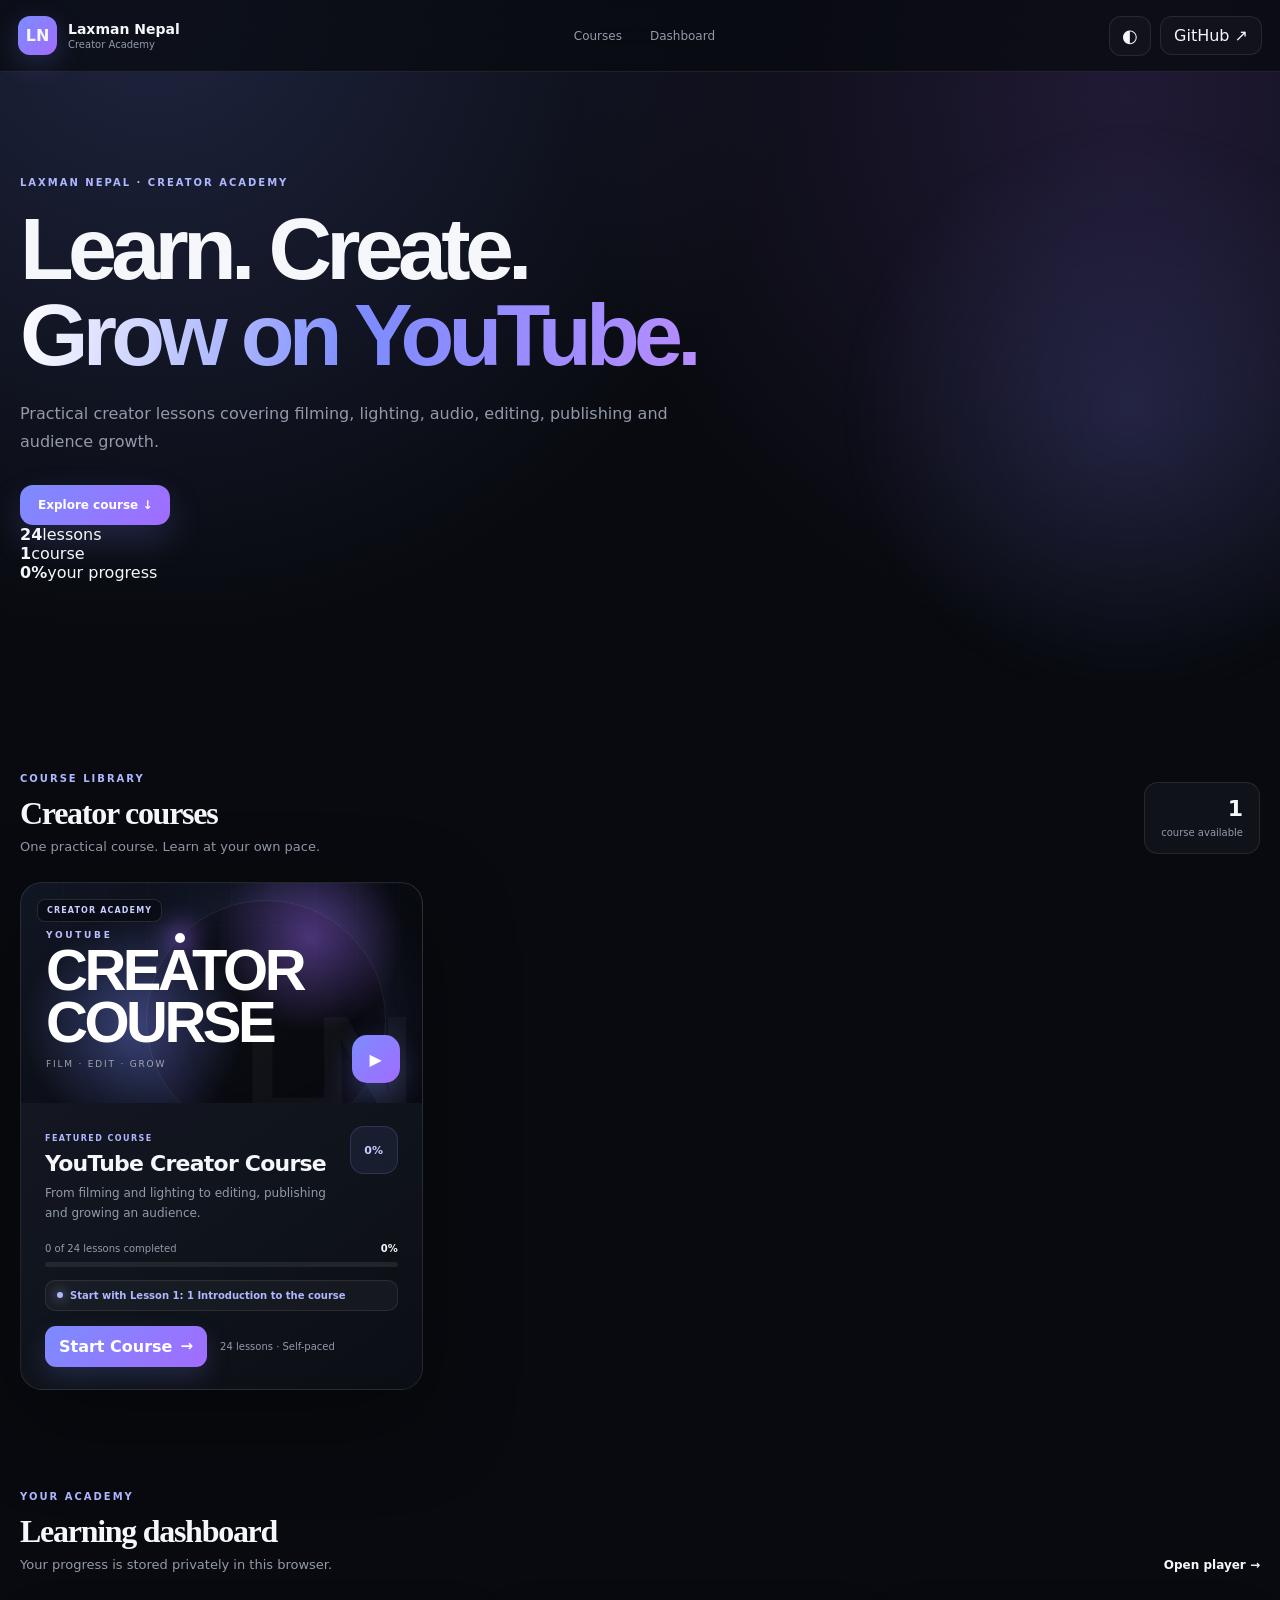
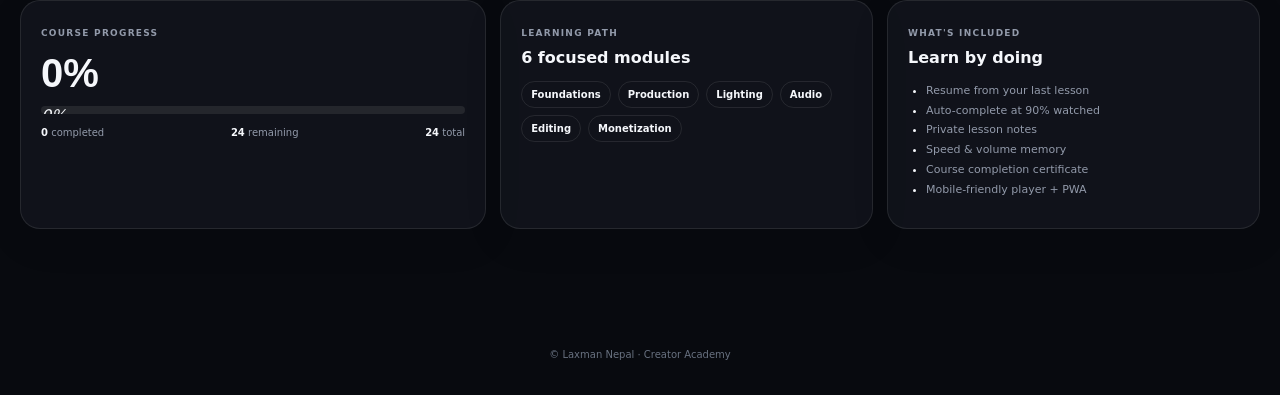
<file: index.html>
<!doctype html>
<html lang="en">
<head><meta charset="utf-8"><meta name="viewport" content="width=device-width,initial-scale=1"><meta http-equiv="refresh" content="0; url=course/"><title>YouTube Creator Course</title><script>location.replace('course/')</script></head>
<body><p>Opening course…</p></body>
</html>
</file>
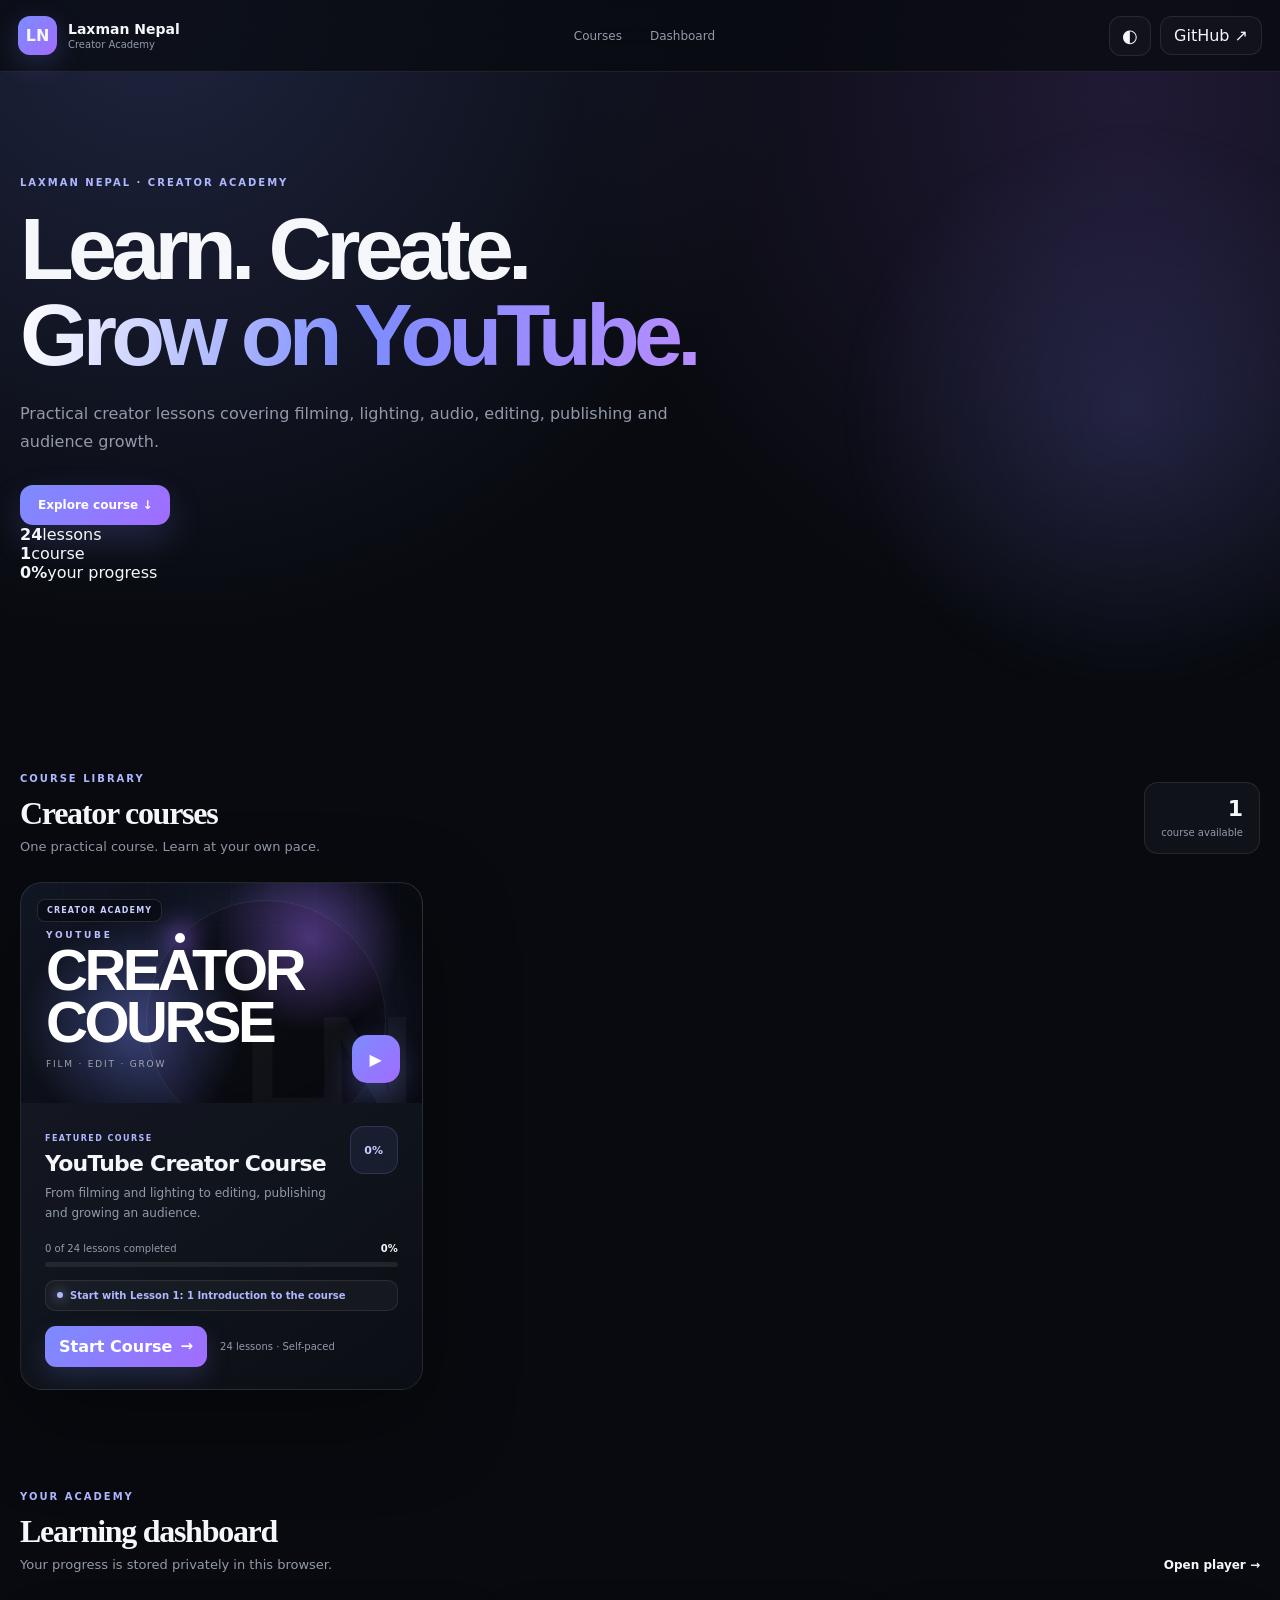
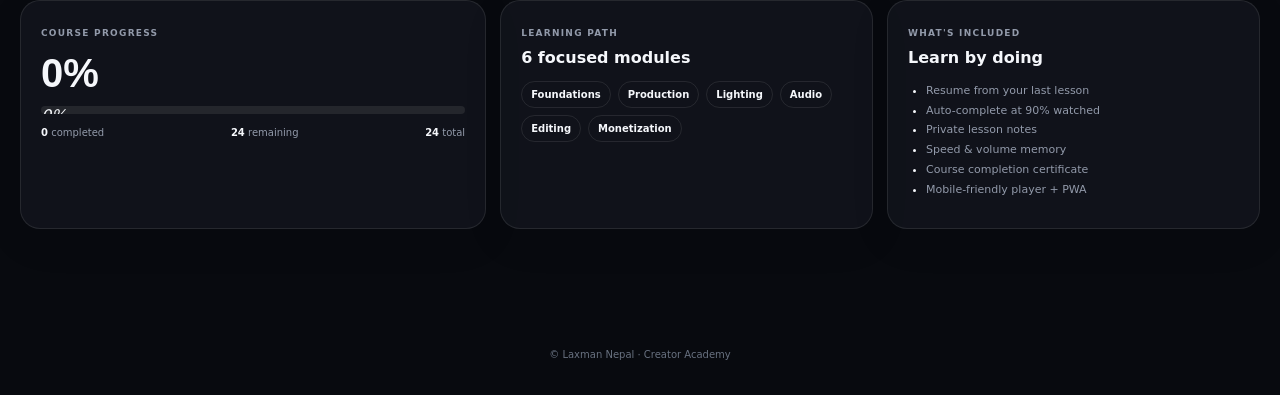
<file: course/index.html>
<!doctype html><html lang="en"><head><meta charset="utf-8"><meta name="viewport" content="width=device-width,initial-scale=1"><meta name="theme-color" content="#080a0f"><meta name="description" content="Laxman Nepal Creator Academy — practical YouTube courses, lessons and tutorials."><title>Laxman Nepal Creator Academy</title><link rel="preconnect" href="https://fonts.googleapis.com"><link rel="preconnect" href="https://fonts.gstatic.com"><link rel="stylesheet" href="style.css"><link rel="stylesheet" href="course-card.css"><link rel="stylesheet" href="player.css"><link rel="manifest" href="manifest.webmanifest"></head><body><header class="topbar"><a class="brand" href="./"><span class="brandmark">LN</span><span><b>Laxman Nepal</b><small>Creator Academy</small></span></a><nav><a href="#courses">Courses</a><a href="#dashboard">Dashboard</a></nav><div class="top-actions"><button id="themeBtn" class="icon-btn" aria-label="Toggle theme">◐</button><a class="github" href="https://github.com/LaxmanNepal/Videos" target="_blank" rel="noopener">GitHub ↗</a></div></header><main><section class="hero-home"><div class="hero-inner"><div class="eyebrow">LAXMAN NEPAL · CREATOR ACADEMY</div><h1>Learn. Create.<br><span>Grow on YouTube.</span></h1><p>Practical creator lessons covering filming, lighting, audio, editing, publishing and audience growth.</p><div class="hero-actions"><a class="primary-cta" href="#courses">Explore course ↓</a></div><div class="hero-mini-stats"><div><b id="heroLessons">—</b><span>lessons</span></div><div><b>1</b><span>course</span></div><div><b id="heroProgress">0%</b><span>your progress</span></div></div></div><div class="hero-glow"></div></section><section class="section courses-home" id="courses"><div class="section-head"><div><span class="section-kicker">COURSE LIBRARY</span><h2>Creator courses</h2><p>One practical course. Learn at your own pace.</p></div><div class="library-count"><strong id="courseCount">1</strong><span>course available</span></div></div><div id="courseGrid" class="course-grid"></div></section><section class="section academy-dashboard" id="dashboard"><div class="section-head"><div><span class="section-kicker">YOUR ACADEMY</span><h2>Learning dashboard</h2><p>Your progress is stored privately in this browser.</p></div><a class="dashboard-link" href="lesson.html">Open player →</a></div><div class="dash-grid"><article class="dash-card dash-main"><span class="dash-label">COURSE PROGRESS</span><strong id="dashboardProgress">0%</strong><div class="dash-track"><i id="dashProgress"></i></div><div class="dash-stats"><span><b id="dashCompleted">0</b> completed</span><span><b id="dashRemaining">0</b> remaining</span><span><b id="dashLessons">0</b> total</span></div></article><article class="dash-card"><span class="dash-label">LEARNING PATH</span><h3>6 focused modules</h3><div class="module-pills"><span>Foundations</span><span>Production</span><span>Lighting</span><span>Audio</span><span>Editing</span><span>Monetization</span></div></article><article class="dash-card"><span class="dash-label">WHAT'S INCLUDED</span><h3>Learn by doing</h3><ul><li>Resume from your last lesson</li><li>Auto-complete at 90% watched</li><li>Private lesson notes</li><li>Speed & volume memory</li><li>Course completion certificate</li><li>Mobile-friendly player + PWA</li></ul></article></div></section></main><footer>© Laxman Nepal · Creator Academy</footer><script src="app.js"></script><script>if('serviceWorker' in navigator)navigator.serviceWorker.register('./sw.js').catch(()=>{});</script></body></html>
</file>
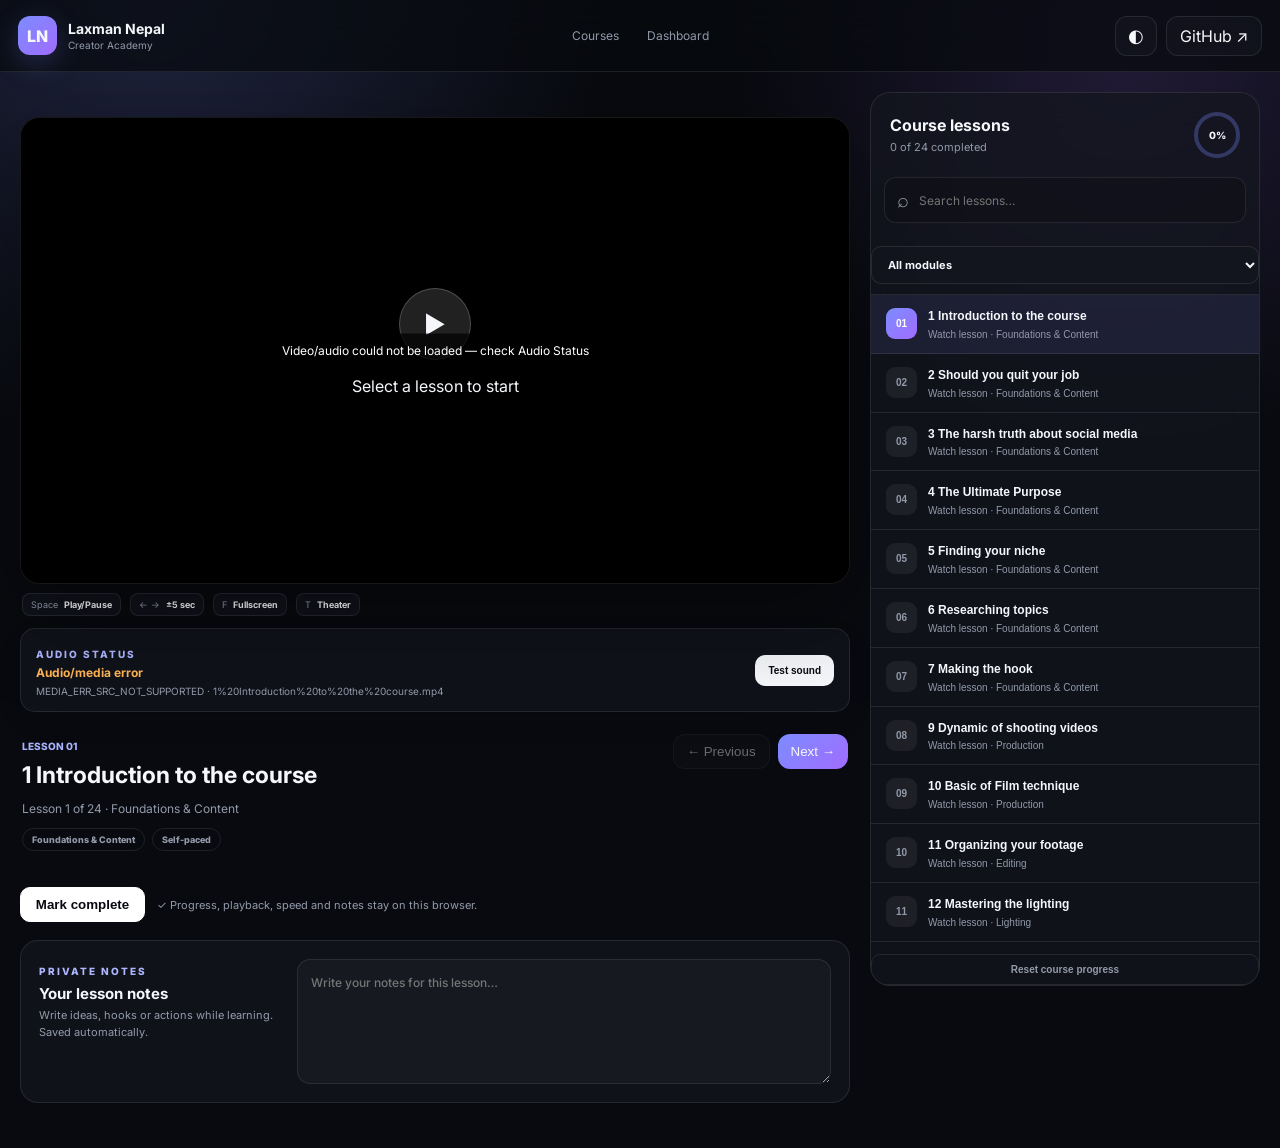
<file: course/lesson.html>
<!doctype html><html lang="en"><head><meta charset="utf-8"><meta name="viewport" content="width=device-width,initial-scale=1"><meta name="theme-color" content="#080a0f"><meta name="description" content="Laxman Nepal Creator Academy course lessons."><meta name="apple-mobile-web-app-capable" content="yes"><title>YouTube Creator Course — Laxman Nepal</title><link rel="preconnect" href="https://fonts.googleapis.com"><link rel="preconnect" href="https://fonts.gstatic.com" crossorigin><link href="https://fonts.googleapis.com/css2?family=Inter:wght@400;500;600;700;800&family=Plus+Jakarta+Sans:wght@600;700;800&display=swap" rel="stylesheet"><link rel="stylesheet" href="style.css"><link rel="stylesheet" href="player.css"><link rel="manifest" href="manifest.webmanifest"></head><body><header class="topbar"><a class="brand" href="./"><span class="brandmark">LN</span><span><b>Laxman Nepal</b><small>Creator Academy</small></span></a><nav><a href="./">Courses</a><a href="./#dashboard">Dashboard</a></nav><div class="top-actions"><button id="themeBtn" class="icon-btn" aria-label="Toggle theme">◐</button><a class="github" href="https://github.com/LaxmanNepal/Videos" target="_blank" rel="noopener">GitHub ↗</a></div></header><main class="shell"><section class="layout"><div class="player-col"><div class="video-wrap" id="videoWrap"><video id="player" playsinline preload="metadata"></video><div id="playerOverlay" class="player-overlay"><div class="play-circle">▶</div><p>Select a lesson to start</p></div><div class="player-loader"><i></i><span>Loading video…</span></div><div class="skip-hint" id="skipHint"></div><div class="video-toast" id="videoToast"></div><div class="resume-box" id="resumeBox"><span>Resume lesson</span><b>Continue from <strong id="resumeTime">0:00</strong></b><div><button id="resumeRestart">Start over</button><button id="resumeContinue" class="primary">Continue ▶</button></div></div><div class="end-screen" id="endScreen"><span class="end-check">✓</span><small>LESSON COMPLETE</small><h3 id="endNextTitle">Up next</h3><p>Next lesson starts in <b id="endCountdown">6</b>s</p><div><button id="endCancel">Stay here</button><button id="endNext" class="primary">Next lesson →</button></div></div><div class="video-controls" id="videoControls"><button class="control-btn" id="playBtn" aria-label="Play or pause">▶</button><button class="control-btn seek-btn" id="back10Btn" aria-label="Back 10 seconds">↶<small>10</small></button><button class="control-btn seek-btn" id="forward10Btn" aria-label="Forward 10 seconds">↷<small>10</small></button><span class="time-display" id="timeDisplay">0:00 / 0:00</span><input class="seek" id="seek" type="range" min="0" max="1000" value="0" aria-label="Video progress"><button class="control-btn" id="muteBtn" aria-label="Mute">🔊</button><button class="control-btn" id="speedBtn" aria-label="Playback speed">1×</button><button class="control-btn" id="pipBtn" aria-label="Picture in picture">▣</button><button class="control-btn" id="theaterBtn" aria-label="Theater mode">▭</button><button class="control-btn" id="fullscreenBtn" aria-label="Fullscreen">⛶</button></div><div class="speed-menu" id="speedMenu" role="menu"><button data-speed="0.75">0.75×</button><button data-speed="1">1×</button><button data-speed="1.25">1.25×</button><button data-speed="1.5">1.5×</button><button data-speed="1.75">1.75×</button><button data-speed="2">2×</button></div></div><div class="player-shortcuts"><span>Space <b>Play/Pause</b></span><span>← → <b>±5 sec</b></span><span>F <b>Fullscreen</b></span><span>T <b>Theater</b></span></div><div class="audio-diagnostic" id="audioDiagnostic"><div><span class="section-kicker">AUDIO STATUS</span><strong id="audioStatus">Checking audio…</strong><p id="audioDetail">The player will report the media/audio state automatically.</p></div><button id="audioTestBtn" class="audio-test">Test sound</button></div><div class="lesson-head"><div><span id="lessonNumber" class="pill">LESSON 01</span><h2 id="lessonTitle">Loading…</h2><p id="lessonMeta">YouTube Creator Course</p><div class="lesson-tags"><span id="lessonModule">Foundations & Content</span><span>Self-paced</span></div></div><div class="nav-buttons"><button id="prevBtn" class="nav-btn">← Previous</button><button id="nextBtn" class="nav-btn primary">Next →</button></div></div><div class="lesson-actions"><button id="lessonDoneBtn" class="complete-btn">Mark complete</button><div class="lesson-tip">✓ Progress, playback, speed and notes stay on this browser.</div></div><section class="notes-panel"><div><span class="section-kicker">PRIVATE NOTES</span><h3>Your lesson notes</h3><p>Write ideas, hooks or actions while learning. Saved automatically.</p></div><textarea id="notes" placeholder="Write your notes for this lesson…"></textarea></section></div><aside class="playlist"><div class="playlist-top"><div><h3>Course lessons</h3><span id="playlistMeta">Loading…</span></div><div class="progress-ring" id="ring">0%</div></div><label class="search"><span>⌕</span><input id="search" type="search" placeholder="Search lessons…"></label><select id="moduleFilter" class="module-filter"><option value="all">All modules</option><option>Foundations & Content</option><option>Production</option><option>Lighting</option><option>Audio</option><option>Editing</option><option>Growth & Monetization</option></select><div id="lessonList" class="lesson-list"></div><button id="clearProgress" class="reset-progress">Reset course progress</button></aside></section></main><section class="certificate" id="certificate"><div class="certificate-card"><span class="certificate-icon">🏆</span><small>COURSE COMPLETED</small><h2>You did it.</h2><p>You completed every lesson in the YouTube Creator Course.</p><button onclick="window.print()" class="primary">Print / Save Certificate</button><button onclick="document.getElementById('certificate').classList.remove('show')">Close</button></div></section><script src="app.js"></script><script src="player-upgrade.js"></script><script>if('serviceWorker' in navigator)navigator.serviceWorker.register('./sw.js').catch(()=>{});</script></body></html>
</file>
<file: course/style.css>
:root{--bg:#080a0f;--surface:rgba(20,23,31,.72);--surface2:#151923;--text:#f5f7fb;--muted:#929aaa;--line:rgba(255,255,255,.09);--accent:#7c8cff;--accent2:#a16cff;--shadow:0 30px 90px rgba(0,0,0,.35)}*{box-sizing:border-box}html{scroll-behavior:smooth}body{margin:0;background:radial-gradient(circle at 12% 0,rgba(124,140,255,.2),transparent 28%),radial-gradient(circle at 88% 5%,rgba(161,108,255,.16),transparent 25%),var(--bg);color:var(--text);font-family:Inter,system-ui,sans-serif;min-height:100vh}.topbar{height:72px;padding:0 max(18px,calc((100vw - 1380px)/2));display:flex;align-items:center;justify-content:space-between;border-bottom:1px solid var(--line);background:rgba(8,10,15,.72);backdrop-filter:blur(22px);position:sticky;top:0;z-index:20}.brand{display:flex;gap:11px;align-items:center;color:inherit;text-decoration:none}.brandmark{width:39px;height:39px;border-radius:12px;display:grid;place-items:center;font-weight:800;background:linear-gradient(135deg,var(--accent),var(--accent2));box-shadow:0 8px 28px rgba(124,140,255,.22)}.brand b{display:block;font-size:14px}.brand small{display:block;color:var(--muted);font-size:10px;margin-top:2px}.topbar nav{display:flex;gap:28px}.topbar nav a{color:var(--muted);font-size:12px;text-decoration:none}.topbar nav a:hover{color:var(--text)}.top-actions{display:flex;gap:9px;align-items:center}.icon-btn,.github{border:1px solid var(--line);background:var(--surface);color:var(--text);border-radius:12px;padding:9px 13px;text-decoration:none;cursor:pointer}.icon-btn{font-size:18px;width:42px;height:40px;padding:0}.hero-home{min-height:590px;display:grid;place-items:center;position:relative;overflow:hidden}.hero-inner{width:min(1380px,calc(100% - 40px));padding:105px 0 100px;position:relative;z-index:2}.eyebrow,.section-kicker{font-size:10px;letter-spacing:.2em;font-weight:800;color:#aeb7ff}.hero-home h1{font-family:"Plus Jakarta Sans",Inter,sans-serif;font-size:clamp(48px,8vw,88px);line-height:.98;letter-spacing:-.065em;margin:18px 0 22px;max-width:900px}.hero-home h1 span{background:linear-gradient(100deg,#fff,var(--accent),#b78cff);-webkit-background-clip:text;background-clip:text;color:transparent}.hero-home p{font-size:16px;line-height:1.7;color:var(--muted);max-width:650px;margin:0}.hero-actions{display:flex;gap:10px;margin-top:30px}.primary-cta,.secondary-cta{display:inline-flex;align-items:center;justify-content:center;border-radius:13px;padding:13px 18px;text-decoration:none;font-size:12px;font-weight:700}.primary-cta{color:white;background:linear-gradient(135deg,var(--accent),var(--accent2));box-shadow:0 15px 35px rgba(124,140,255,.2)}.secondary-cta{color:var(--text);border:1px solid var(--line);background:var(--surface)}.hero-glow{position:absolute;width:600px;height:600px;border-radius:50%;right:-150px;top:40px;background:radial-gradient(circle,rgba(124,140,255,.16),transparent 68%);filter:blur(8px)}.section{width:min(1380px,calc(100% - 40px));margin:0 auto;padding:85px 0}.section-head{display:flex;justify-content:space-between;gap:20px;align-items:end;margin-bottom:28px}.section h2{font-family:"Plus Jakarta Sans";font-size:32px;letter-spacing:-.04em;margin:9px 0 7px}.section-head p{color:var(--muted);font-size:13px;margin:0}.library-count{padding:13px 16px;border:1px solid var(--line);background:var(--surface);border-radius:14px;text-align:right}.library-count strong{font-size:22px;display:block}.library-count span{font-size:10px;color:var(--muted)}.course-grid{display:grid;grid-template-columns:repeat(3,1fr);gap:16px}.course-card{min-height:280px;padding:22px;border:1px solid var(--line);border-radius:22px;background:linear-gradient(145deg,rgba(25,29,40,.85),rgba(15,17,24,.72));box-shadow:var(--shadow);display:flex;flex-direction:column;justify-content:space-between;overflow:hidden;position:relative}.course-card:before{content:"";position:absolute;width:190px;height:190px;right:-70px;top:-70px;border-radius:50%;background:radial-gradient(circle,rgba(124,140,255,.22),transparent 68%)}.course-icon{width:46px;height:46px;border-radius:14px;display:grid;place-items:center;background:rgba(124,140,255,.12);border:1px solid rgba(124,140,255,.18);font-size:19px}.course-card h3{font-size:20px;margin:18px 0 8px;letter-spacing:-.03em}.course-card p{font-size:12px;color:var(--muted);line-height:1.6;margin:0;max-width:340px}.course-meta{display:flex;justify-content:space-between;align-items:center;margin-top:25px;font-size:10px;color:var(--muted)}.course-link{color:white;text-decoration:none;font-weight:700;padding:9px 12px;border-radius:10px;background:rgba(255,255,255,.07)}.featured{width:min(1380px,calc(100% - 40px));margin:20px auto 80px;padding:55px;border-radius:30px;border:1px solid var(--line);background:linear-gradient(115deg,rgba(124,140,255,.12),rgba(161,108,255,.07) 45%,rgba(255,255,255,.025));display:grid;grid-template-columns:1fr 1fr;gap:50px;align-items:center;overflow:hidden}.featured h2{font-family:"Plus Jakarta Sans";font-size:42px;letter-spacing:-.05em;margin:12px 0}.featured p{color:var(--muted);line-height:1.7;max-width:580px;font-size:13px}.featured-stats{display:flex;gap:20px;margin:22px 0 28px;color:var(--muted);font-size:11px}.featured-stats b{color:var(--text);font-size:17px}.mock-player{aspect-ratio:16/10;border-radius:22px;border:1px solid rgba(255,255,255,.13);background:radial-gradient(circle at 50% 40%,rgba(124,140,255,.18),transparent 32%),#07090d;box-shadow:0 30px 80px rgba(0,0,0,.4);display:flex;flex-direction:column;justify-content:space-between;padding:18px}.mock-top{display:flex;justify-content:space-between;font-size:9px;color:#aeb7ff;letter-spacing:.12em}.mock-play{margin:auto;width:66px;height:66px;border-radius:50%;display:grid;place-items:center;background:rgba(255,255,255,.1);border:1px solid rgba(255,255,255,.18)}.mock-bottom{display:flex;gap:5px}.mock-bottom div{height:3px;background:rgba(255,255,255,.18);border-radius:3px}.mock-bottom div:first-child{width:60%}.mock-bottom div:nth-child(2){width:20%}.mock-bottom div:last-child{width:20%}.about{padding-top:40px}.about-grid{display:grid;grid-template-columns:repeat(3,1fr);gap:15px;margin-top:28px}.about-grid article{padding:22px;border:1px solid var(--line);border-radius:18px;background:var(--surface)}.about-grid b{font-size:12px}.about-grid p{font-size:12px;line-height:1.6;color:var(--muted);margin:9px 0 0}footer{text-align:center;padding:35px;color:#687180;font-size:10px}.shell{width:min(1380px,calc(100% - 40px));margin:auto}.layout{display:grid;grid-template-columns:minmax(0,1fr) 390px;gap:20px;align-items:start}.player-col{padding:45px 0}.video-wrap{aspect-ratio:16/9;background:#000;border:1px solid var(--line);border-radius:20px;overflow:hidden;box-shadow:var(--shadow);position:relative}.video-wrap.theater{position:fixed;z-index:100;inset:0;width:100vw;height:100vh;max-width:none;aspect-ratio:auto;border-radius:0;background:#000}.video-wrap.theater video{object-fit:contain}.video-wrap video{width:100%;height:100%;display:block;background:#000;cursor:pointer}.playlist{position:sticky;top:92px;border:1px solid var(--line);background:var(--surface);backdrop-filter:blur(18px);border-radius:20px;overflow:hidden}.playlist-top{padding:19px;display:flex;justify-content:space-between;align-items:center}.playlist h3{margin:0;font-size:16px}.playlist-top span{font-size:11px;color:var(--muted)}.progress-ring{width:46px;height:46px;border-radius:50%;display:grid;place-items:center;border:4px solid rgba(124,140,255,.3);font-size:10px;font-weight:800}.search{display:flex;align-items:center;gap:8px;margin:0 13px 13px;padding:10px 12px;border:1px solid var(--line);border-radius:12px;background:rgba(0,0,0,.14)}.search span{font-size:20px;color:var(--muted)}.search input{width:100%;border:0;outline:0;background:transparent;color:var(--text);font:inherit;font-size:12px}.lesson-list{max-height:calc(100vh - 250px);overflow:auto;border-top:1px solid var(--line)}.lesson{display:flex;gap:11px;width:100%;padding:13px 15px;text-align:left;border:0;border-bottom:1px solid var(--line);background:transparent;color:var(--text);cursor:pointer}.lesson:hover{background:rgba(255,255,255,.035)}.lesson.active{background:rgba(124,140,255,.1)}.lesson-num{flex:0 0 31px;height:31px;border-radius:9px;background:rgba(255,255,255,.06);display:grid;place-items:center;font-size:10px;color:var(--muted);font-weight:700}.lesson.active .lesson-num{background:linear-gradient(135deg,var(--accent),var(--accent2));color:white}.lesson-copy{min-width:0}.lesson-title{font-size:12px;font-weight:600;line-height:1.4;display:block}.lesson-status{font-size:10px;color:var(--muted);margin-top:4px;display:block}.lesson.done .lesson-status{color:#9fb0ff}.lesson-head{display:flex;justify-content:space-between;align-items:flex-start;gap:20px;padding:22px 2px}.pill{font-size:10px;color:#aab3ff;font-weight:800}.lesson-head h2{margin:7px 0 6px;font-size:23px}.lesson-head p,.course-note p{color:var(--muted);font-size:12px}.course-note{display:flex;gap:12px;padding:15px;border:1px solid var(--line);border-radius:16px;background:var(--surface);align-items:center}.nav-buttons{display:flex;gap:8px}.nav-btn{border:1px solid var(--line);background:var(--surface);color:var(--text);border-radius:12px;padding:9px 13px;cursor:pointer}.nav-btn:disabled{opacity:.4;cursor:not-allowed}.nav-btn.primary{background:linear-gradient(135deg,var(--accent),var(--accent2));border:0}.player-overlay{position:absolute;inset:0;display:grid;place-items:center;align-content:center;background:linear-gradient(180deg,rgba(0,0,0,.15),rgba(0,0,0,.7));pointer-events:auto;cursor:pointer}.player-overlay.hidden{display:none}.play-circle{width:72px;height:72px;border-radius:50%;display:grid;place-items:center;background:rgba(255,255,255,.13);border:1px solid rgba(255,255,255,.2);font-size:24px;box-shadow:0 12px 45px rgba(0,0,0,.3)}.video-controls{position:absolute;left:0;right:0;bottom:0;display:flex;align-items:center;gap:8px;padding:38px 14px 12px;background:linear-gradient(transparent,rgba(0,0,0,.88));opacity:1;transition:opacity .2s}.video-wrap:not(.controls-visible) .video-controls{opacity:0}.control-btn{border:0;background:rgba(255,255,255,.09);color:#fff;width:34px;height:32px;border-radius:9px;cursor:pointer;font-size:13px;display:grid;place-items:center}.control-btn:hover{background:rgba(255,255,255,.18)}.time-display{font-variant-numeric:tabular-nums;color:#fff;font-size:10px;white-space:nowrap}.seek{appearance:none;height:4px;flex:1;min-width:70px;border-radius:5px;background:rgba(255,255,255,.25);accent-color:#9aa6ff;cursor:pointer}.speed-menu{position:absolute;right:54px;bottom:58px;display:none;flex-direction:column;min-width:90px;padding:6px;border:1px solid rgba(255,255,255,.12);border-radius:12px;background:rgba(15,17,24,.95);backdrop-filter:blur(18px);z-index:5}.speed-menu.open{display:flex}.speed-menu button{border:0;background:transparent;color:#fff;padding:8px;text-align:left;border-radius:8px;cursor:pointer;font-size:11px}.speed-menu button:hover{background:rgba(255,255,255,.1)}.video-toast{position:absolute;left:50%;top:50%;transform:translate(-50%,-50%) scale(.95);padding:9px 13px;border-radius:12px;background:rgba(0,0,0,.72);color:#fff;font-size:12px;opacity:0;pointer-events:none;transition:.18s;z-index:6}.video-toast.show{opacity:1;transform:translate(-50%,-50%) scale(1)}body.light{--bg:#f3f5f9;--surface:rgba(255,255,255,.84);--text:#111522;--muted:#697181;--line:rgba(20,25,35,.1);--shadow:0 24px 70px rgba(40,50,80,.12)}body.light .topbar{background:rgba(243,245,249,.78)}body.light .search{background:rgba(0,0,0,.025)}@media(max-width:900px){.topbar nav{display:none}.course-grid,.about-grid{grid-template-columns:1fr 1fr}.featured{grid-template-columns:1fr;padding:35px}.layout{grid-template-columns:1fr}.playlist{position:static}.lesson-list{max-height:430px}.hero-inner{padding:80px 0}.hero-home h1{font-size:58px}.video-controls{gap:5px;padding-left:8px;padding-right:8px}.control-btn{width:31px;height:30px}.time-display{display:none}}@media(max-width:600px){.shell,.section,.featured,.hero-inner{width:calc(100% - 20px)}.course-grid,.about-grid{grid-template-columns:1fr}.hero-home{min-height:520px}.hero-home h1{font-size:45px}.hero-home p{font-size:14px}.featured{margin-bottom:45px;padding:25px}.featured h2{font-size:31px}.topbar{padding:0 10px}.github{display:none}.hero-actions{flex-wrap:wrap}.primary-cta,.secondary-cta{flex:1}.player-col{padding-top:20px}.video-wrap{border-radius:14px}.lesson-head{flex-direction:column}.nav-buttons{width:100%}.nav-buttons .nav-btn{flex:1}.video-controls{padding-bottom:8px}.control-btn{width:29px;height:28px;font-size:12px}.seek{min-width:40px}.speed-menu{right:40px}.course-note{font-size:11px}}
</file>
<file: course/course-card.css>
.course-card.dynamic-card{min-height:0;padding:0;overflow:hidden;display:flex;flex-direction:column;background:linear-gradient(145deg,rgba(25,29,40,.94),rgba(12,15,22,.86));transition:transform .28s ease,box-shadow .28s ease,border-color .28s ease}.course-card.dynamic-card:hover{transform:translateY(-6px);box-shadow:0 32px 90px rgba(0,0,0,.45);border-color:rgba(150,160,255,.32)}.course-cover{position:relative;display:block;aspect-ratio:16/8.8;overflow:hidden;background:radial-gradient(circle at 72% 25%,rgba(161,108,255,.42),transparent 28%),radial-gradient(circle at 28% 65%,rgba(124,140,255,.38),transparent 34%),linear-gradient(135deg,#111624,#080a0f 70%);text-decoration:none;color:#fff}.course-cover:before{content:"";position:absolute;inset:0;background:linear-gradient(120deg,transparent 20%,rgba(255,255,255,.07) 48%,transparent 72%);transform:translateX(-100%);transition:transform .7s ease}.course-card:hover .course-cover:before{transform:translateX(100%)}.course-cover:after{content:"LN";position:absolute;right:20px;bottom:-32px;font:800 140px/1 "Plus Jakarta Sans",sans-serif;letter-spacing:-.1em;color:rgba(255,255,255,.035)}.cover-grid{position:absolute;inset:0;opacity:.35;background-image:linear-gradient(rgba(255,255,255,.05) 1px,transparent 1px),linear-gradient(90deg,rgba(255,255,255,.05) 1px,transparent 1px);background-size:42px 42px;mask-image:linear-gradient(to bottom,black,transparent)}.cover-orbit{position:absolute;width:240px;height:240px;border:1px solid rgba(255,255,255,.09);border-radius:50%;right:9%;top:8%;box-shadow:0 0 80px rgba(124,140,255,.16),inset 0 0 50px rgba(161,108,255,.08)}.cover-orbit:after{content:"";position:absolute;width:10px;height:10px;border-radius:50%;background:#fff;box-shadow:0 0 25px 7px rgba(161,108,255,.65);left:28px;top:32px}.cover-badge{position:absolute;top:16px;left:16px;padding:6px 9px;border-radius:8px;background:rgba(7,9,14,.55);border:1px solid rgba(255,255,255,.12);backdrop-filter:blur(12px);font-size:8px;letter-spacing:.14em;font-weight:800;color:#c9ceff;z-index:2}.cover-content{position:absolute;left:25px;top:50%;transform:translateY(-45%);z-index:2;display:flex;flex-direction:column;gap:4px}.cover-content small{font-size:9px;letter-spacing:.3em;color:#b9c0ff;font-weight:800}.cover-content strong{font:800 clamp(32px,5vw,58px)/.9 "Plus Jakarta Sans",sans-serif;letter-spacing:-.06em}.cover-content span{font-size:9px;letter-spacing:.2em;color:rgba(255,255,255,.58);margin-top:7px}.cover-play{position:absolute;right:22px;bottom:20px;width:48px;height:48px;border-radius:15px;display:grid;place-items:center;color:#fff;background:linear-gradient(135deg,var(--accent),var(--accent2));box-shadow:0 12px 30px rgba(124,140,255,.3);z-index:3;transition:transform .22s ease}.course-card:hover .cover-play{transform:scale(1.08)}.course-body{padding:23px 24px 22px}.course-heading{display:flex;gap:15px;justify-content:space-between;align-items:flex-start}.course-eyebrow{font-size:8px;letter-spacing:.18em;color:#aeb7ff;font-weight:800}.dynamic-card h3{margin:6px 0 8px;font-size:22px;letter-spacing:-.035em}.dynamic-card p{max-width:620px;font-size:12px;color:var(--muted);line-height:1.65;margin:0}.course-state{min-width:48px;height:48px;border-radius:14px;display:grid;place-items:center;border:1px solid rgba(124,140,255,.2);background:rgba(124,140,255,.09);font-size:11px;font-weight:800;color:#c9ceff}.course-progress{padding-top:19px}.course-progress>div{display:flex;justify-content:space-between;font-size:10px;color:var(--muted);margin-bottom:8px}.course-progress b{color:var(--text)}.course-progress>i{display:block;height:5px;border-radius:9px;background:rgba(255,255,255,.08);overflow:hidden}.course-progress u{display:block;height:100%;border-radius:inherit;text-decoration:none;background:linear-gradient(90deg,var(--accent),var(--accent2));transition:width .5s ease}.course-resume{display:flex;align-items:center;gap:7px;margin-top:13px;padding:9px 11px;border-radius:10px;background:rgba(255,255,255,.035);border:1px solid var(--line);color:#aeb7ff;font-size:10px;font-weight:700;white-space:nowrap;overflow:hidden;text-overflow:ellipsis}.course-resume:before{content:"";width:6px;height:6px;flex:0 0 6px;border-radius:50%;background:currentColor;box-shadow:0 0 12px currentColor}.course-actions{display:flex;align-items:center;gap:13px;flex-wrap:wrap;margin-top:15px}.course-link{transition:transform .2s ease,background .2s ease}.primary-course{display:inline-flex;align-items:center;gap:8px;color:#fff;text-decoration:none;font-weight:800;padding:11px 14px;border-radius:11px;background:linear-gradient(135deg,var(--accent),var(--accent2));box-shadow:0 10px 25px rgba(124,140,255,.18)}.primary-course:hover{transform:translateY(-1px);background:linear-gradient(135deg,#8997ff,#ad7cff)}.primary-course span{font-size:15px}.course-meta-text{font-size:10px;color:var(--muted)}@media(max-width:700px){.course-body{padding:19px 17px}.cover-content{left:18px}.cover-content strong{font-size:38px}.cover-play{right:17px;bottom:17px;width:44px;height:44px}.course-state{min-width:43px;height:43px}.dynamic-card h3{font-size:19px}.course-resume{font-size:9px}.course-actions{gap:9px}.primary-course{flex:1}.course-meta-text{width:100%}}
</file>
<file: course/player.css>
.player-shortcuts{display:flex;gap:9px;flex-wrap:wrap;padding:9px 2px 0;color:var(--muted);font-size:9px}.player-shortcuts span{padding:5px 8px;border:1px solid var(--line);border-radius:8px;background:var(--surface)}.player-shortcuts b{color:var(--text);font-weight:700;margin-left:3px}.seek-btn{position:relative;font-size:14px!important}.seek-btn small{position:absolute;font-size:6px;font-weight:800;bottom:5px;right:5px}.skip-hint{position:absolute;left:50%;top:50%;z-index:20;transform:translate(-50%,-50%) scale(.8);padding:11px 16px;border-radius:15px;background:rgba(8,10,15,.82);border:1px solid rgba(255,255,255,.15);backdrop-filter:blur(16px);color:#fff;font-size:14px;font-weight:800;opacity:0;pointer-events:none}.skip-hint.show{animation:skipPop .65s ease}.video-wrap:fullscreen{border-radius:0}.video-wrap:fullscreen .video-controls{padding-bottom:18px}.video-wrap.theater .player-shortcuts{display:none}.player-loader{position:absolute;inset:0;z-index:7;display:flex;flex-direction:column;align-items:center;justify-content:center;gap:12px;background:rgba(5,7,11,.42);backdrop-filter:blur(3px);opacity:0;pointer-events:none;transition:.2s}.video-wrap.buffering .player-loader{opacity:1}.player-loader i{width:34px;height:34px;border:3px solid rgba(255,255,255,.22);border-top-color:#fff;border-radius:50%;animation:spin .75s linear infinite}.player-loader span{font-size:12px;font-weight:700;color:#fff}.resume-box,.end-screen{position:absolute;left:50%;top:50%;z-index:18;width:min(390px,calc(100% - 28px));transform:translate(-50%,-46%) scale(.96);padding:24px;border:1px solid rgba(255,255,255,.16);border-radius:22px;background:rgba(12,15,22,.88);box-shadow:0 25px 80px rgba(0,0,0,.45);backdrop-filter:blur(22px);color:#fff;opacity:0;visibility:hidden;pointer-events:none;transition:.22s ease;text-align:center}.resume-box.show,.end-screen.show{opacity:1;visibility:visible;pointer-events:auto;transform:translate(-50%,-50%) scale(1)}.resume-box span,.end-screen small{display:block;color:#aeb7c8;font-size:10px;font-weight:800;letter-spacing:.14em}.resume-box>b{display:block;font-size:18px;margin:8px 0 18px}.resume-box strong{color:#fff}.resume-box button,.end-screen button,.complete-btn{border:1px solid var(--line);background:var(--surface);color:var(--text);border-radius:10px;padding:9px 13px;font-weight:800;cursor:pointer}.resume-box .primary,.end-screen .primary,.complete-btn{background:#fff;color:#080a0f;border-color:#fff}.resume-box button+button,.end-screen button+button{margin-left:7px}.end-check{display:grid;place-items:center;width:50px;height:50px;margin:0 auto 12px;border-radius:50%;background:#fff;color:#080a0f;font-size:24px;font-weight:900}.end-screen h3{margin:9px 0 4px;font-size:20px}.end-screen p{margin:0 0 18px;color:#aeb7c8;font-size:12px}.end-screen p b{color:#fff}.lesson-tags{display:flex;gap:7px;flex-wrap:wrap;margin-top:10px}.lesson-tags span{padding:5px 9px;border:1px solid var(--line);border-radius:999px;color:var(--muted);font-size:9px;font-weight:800}.lesson-actions{display:flex;align-items:center;gap:12px;margin-top:14px}.complete-btn{min-width:125px}.complete-btn.is-done{background:rgba(255,255,255,.1);color:var(--text);border-color:var(--line)}.lesson-tip{font-size:11px;color:var(--muted)}.audio-diagnostic{display:flex;align-items:center;justify-content:space-between;gap:14px;margin-top:12px;padding:13px 15px;border:1px solid var(--line);border-radius:15px;background:var(--surface);box-shadow:0 10px 30px rgba(0,0,0,.06)}.audio-diagnostic strong{display:block;margin-top:3px;font-size:12px}.audio-diagnostic p{margin:4px 0 0;color:var(--muted);font-size:10px;line-height:1.45}.audio-good{color:#35d07f}.audio-warn{color:#ffb454}.audio-test{flex:none;border:1px solid var(--line);border-radius:10px;background:var(--text);color:var(--bg);padding:9px 12px;font-size:10px;font-weight:800;cursor:pointer}.notes-panel{display:grid;grid-template-columns:240px 1fr;gap:18px;margin-top:18px;padding:18px;border:1px solid var(--line);border-radius:18px;background:var(--surface)}.notes-panel h3{margin:5px 0 4px;font-size:15px}.notes-panel p{margin:0;color:var(--muted);font-size:11px;line-height:1.5}.notes-panel textarea{width:100%;min-height:125px;resize:vertical;border:1px solid var(--line);border-radius:13px;background:rgba(255,255,255,.03);color:var(--text);padding:13px;outline:none;font:500 12px/1.6 Inter,sans-serif}.notes-panel textarea:focus{border-color:rgba(255,255,255,.35)}.module-filter{width:100%;margin:10px 0;padding:10px 12px;border:1px solid var(--line);border-radius:10px;background:var(--surface);color:var(--text);font:700 11px Inter,sans-serif;outline:none}.reset-progress{width:100%;margin-top:10px;padding:9px;border:1px solid var(--line);border-radius:9px;background:transparent;color:var(--muted);font-size:10px;font-weight:700;cursor:pointer}.certificate{position:fixed;inset:0;z-index:100;display:grid;place-items:center;padding:20px;background:rgba(3,5,8,.72);backdrop-filter:blur(18px);opacity:0;visibility:hidden;transition:.25s}.certificate.show{opacity:1;visibility:visible}.certificate-card{width:min(470px,100%);padding:34px;text-align:center;border:1px solid rgba(255,255,255,.18);border-radius:26px;background:var(--surface);box-shadow:0 30px 100px rgba(0,0,0,.5)}.certificate-icon{font-size:42px}.certificate-card small{display:block;margin-top:10px;color:var(--muted);font-size:10px;font-weight:900;letter-spacing:.18em}.certificate-card h2{font-size:34px;margin:7px 0}.certificate-card p{color:var(--muted);font-size:13px}.certificate-card button{margin:6px 3px;padding:10px 15px;border-radius:10px;border:1px solid var(--line);background:var(--surface);color:var(--text);font-weight:800;cursor:pointer}.certificate-card .primary{background:#fff;color:#080a0f}.academy-dashboard{padding-top:10px}.academy-dashboard .section-head{align-items:end}.dashboard-link{font-size:12px;font-weight:800;color:var(--text);text-decoration:none}.dash-grid{display:grid;grid-template-columns:1.25fr 1fr 1fr;gap:14px}.dash-card{padding:20px;border:1px solid var(--line);border-radius:20px;background:var(--surface);box-shadow:0 12px 40px rgba(0,0,0,.08)}.dash-label{font-size:9px;letter-spacing:.14em;font-weight:900;color:var(--muted)}.dash-card h3{margin:8px 0 14px;font-size:16px}.dash-main>strong{display:block;font:800 40px/1 'Plus Jakarta Sans',sans-serif;margin:13px 0}.dash-track{height:8px;border-radius:999px;background:rgba(127,127,127,.18);overflow:hidden}.dash-track i{display:block;width:0;height:100%;border-radius:inherit;background:var(--text);transition:width .5s ease}.dash-stats{display:flex;justify-content:space-between;gap:8px;margin-top:13px;color:var(--muted);font-size:10px}.dash-stats b{color:var(--text)}.module-pills{display:flex;gap:7px;flex-wrap:wrap}.module-pills span{padding:7px 9px;border:1px solid var(--line);border-radius:999px;font-size:10px;font-weight:700}.dash-card ul{padding-left:18px;margin:8px 0;color:var(--muted);font-size:11px;line-height:1.8}.dash-card li::marker{color:var(--text)}@keyframes skipPop{0%{opacity:0;transform:translate(-50%,-50%) scale(.75)}20%{opacity:1;transform:translate(-50%,-50%) scale(1)}70%{opacity:1;transform:translate(-50%,-50%) scale(1)}100%{opacity:0;transform:translate(-50%,-50%) scale(.92)}}@keyframes spin{to{transform:rotate(360deg)}}@media(max-width:900px){.dash-grid{grid-template-columns:1fr 1fr}.dash-main{grid-column:1/-1}}@media(max-width:700px){.player-shortcuts{display:none}.seek-btn{display:grid}.video-controls{padding-top:30px}.video-wrap{box-shadow:0 20px 55px rgba(0,0,0,.3)}.lesson-actions{align-items:flex-start;flex-direction:column}.notes-panel{grid-template-columns:1fr}.audio-diagnostic{align-items:flex-start;flex-direction:column}.audio-test{width:100%}.resume-box,.end-screen{padding:20px}.end-screen h3{font-size:17px}.dash-grid{grid-template-columns:1fr}.dash-main{grid-column:auto}.dash-stats{flex-wrap:wrap}}
</file>
